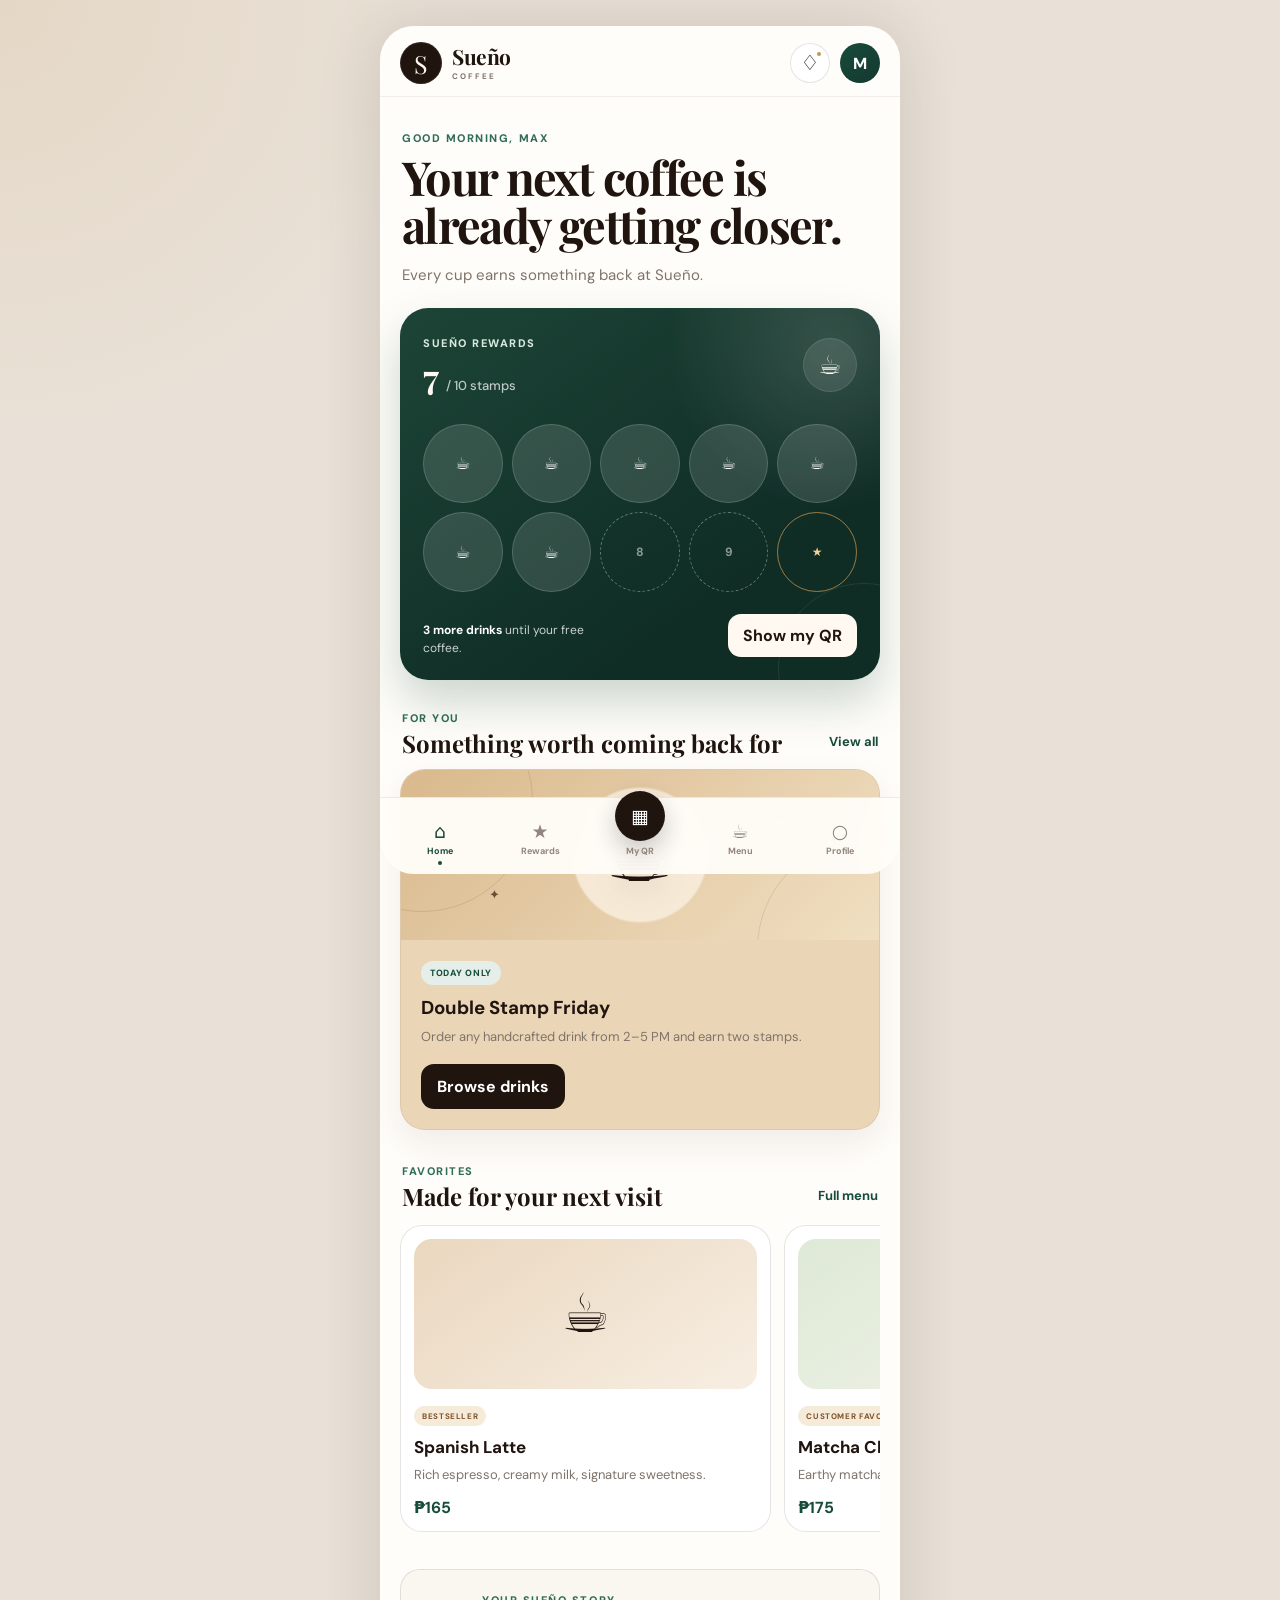
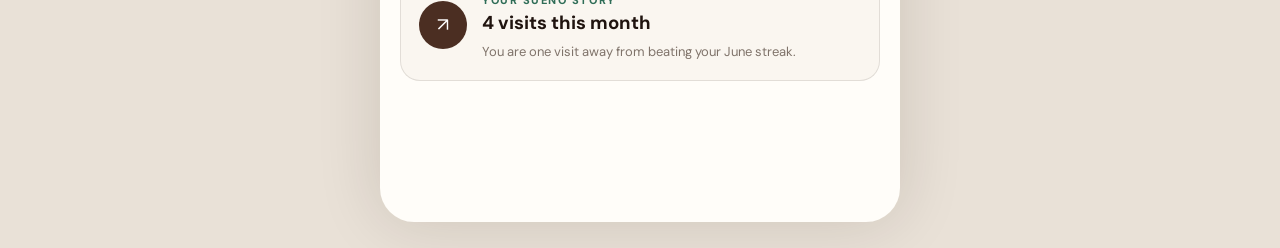
<file: index.html>
<!DOCTYPE html>
<html lang="en">
<head>
  <meta charset="UTF-8" />
  <meta name="viewport" content="width=device-width, initial-scale=1.0" />
  <meta name="theme-color" content="#20140f" />
  <title>Sueño Coffee</title>
  <meta name="description" content="Sueño Coffee digital loyalty, rewards, menu, and promotions experience." />
  <link rel="preconnect" href="https://fonts.googleapis.com" />
  <link rel="preconnect" href="https://fonts.gstatic.com" crossorigin />
  <link href="https://fonts.googleapis.com/css2?family=DM+Sans:wght@400;500;600;700&family=Playfair+Display:wght@600;700&display=swap" rel="stylesheet" />
  <link rel="stylesheet" href="styles.css" />
</head>
<body>
  <div class="app-shell">
    <header class="topbar">
      <button class="brand" data-nav="home" aria-label="Go to home">
        <span class="brand-mark">S</span>
        <span class="brand-copy">
          <strong>Sueño</strong>
          <small>COFFEE</small>
        </span>
      </button>
      <div class="top-actions">
        <button class="icon-button" id="notificationButton" aria-label="Notifications">
          <span>♢</span>
          <i class="notification-dot"></i>
        </button>
        <button class="avatar-button" data-nav="profile" aria-label="Open profile">M</button>
      </div>
    </header>

    <main>
      <section class="page active" id="home">
        <div class="hero-copy">
          <p class="eyebrow">GOOD MORNING, MAX</p>
          <h1>Your next coffee is already getting closer.</h1>
          <p>Every cup earns something back at Sueño.</p>
        </div>

        <article class="loyalty-card">
          <div class="loyalty-topline">
            <div>
              <span class="card-label">SUEÑO REWARDS</span>
              <h2>7 <small>/ 10 stamps</small></h2>
            </div>
            <div class="cup-badge">☕</div>
          </div>

          <div class="stamp-grid" aria-label="7 out of 10 loyalty stamps earned">
            <span class="stamp earned">☕</span>
            <span class="stamp earned">☕</span>
            <span class="stamp earned">☕</span>
            <span class="stamp earned">☕</span>
            <span class="stamp earned">☕</span>
            <span class="stamp earned">☕</span>
            <span class="stamp earned">☕</span>
            <span class="stamp">8</span>
            <span class="stamp">9</span>
            <span class="stamp reward">★</span>
          </div>

          <div class="loyalty-footer">
            <p><strong>3 more drinks</strong> until your free coffee.</p>
            <button class="light-button" id="showQrButton">Show my QR</button>
          </div>
        </article>

        <div class="section-heading">
          <div>
            <p class="eyebrow">FOR YOU</p>
            <h2>Something worth coming back for</h2>
          </div>
          <button class="text-button" data-nav="promos">View all</button>
        </div>

        <article class="promo-feature">
          <div class="promo-art">
            <span class="promo-cup">☕</span>
            <span class="spark spark-a">✦</span>
            <span class="spark spark-b">✦</span>
          </div>
          <div class="promo-content">
            <span class="pill">TODAY ONLY</span>
            <h3>Double Stamp Friday</h3>
            <p>Order any handcrafted drink from 2–5 PM and earn two stamps.</p>
            <button class="dark-button" data-nav="menu">Browse drinks</button>
          </div>
        </article>

        <div class="section-heading compact-heading">
          <div>
            <p class="eyebrow">FAVORITES</p>
            <h2>Made for your next visit</h2>
          </div>
          <button class="text-button" data-nav="menu">Full menu</button>
        </div>

        <div class="drink-scroll">
          <article class="drink-card">
            <div class="drink-image latte">☕</div>
            <span class="tiny-pill">BESTSELLER</span>
            <h3>Spanish Latte</h3>
            <p>Rich espresso, creamy milk, signature sweetness.</p>
            <strong>₱165</strong>
          </article>
          <article class="drink-card">
            <div class="drink-image matcha">🍵</div>
            <span class="tiny-pill">CUSTOMER FAVORITE</span>
            <h3>Matcha Cloud</h3>
            <p>Earthy matcha finished with a silky milk cloud.</p>
            <strong>₱175</strong>
          </article>
          <article class="drink-card">
            <div class="drink-image americano">☕</div>
            <span class="tiny-pill">CLASSIC</span>
            <h3>Iced Americano</h3>
            <p>Bold espresso over ice for a clean, refreshing finish.</p>
            <strong>₱125</strong>
          </article>
        </div>

        <article class="visit-card">
          <div class="visit-icon">↗</div>
          <div>
            <span class="card-label">YOUR SUEÑO STORY</span>
            <h3>4 visits this month</h3>
            <p>You are one visit away from beating your June streak.</p>
          </div>
        </article>
      </section>

      <section class="page" id="rewards">
        <div class="page-title">
          <p class="eyebrow">SUEÑO REWARDS</p>
          <h1>Every cup should bring you closer to something.</h1>
          <p>Collect stamps, unlock rewards, and make every visit count.</p>
        </div>

        <article class="reward-progress-card">
          <div class="reward-ring" aria-label="70 percent progress">
            <div class="reward-ring-inner">
              <strong>7</strong>
              <span>of 10</span>
            </div>
          </div>
          <div>
            <span class="pill">CURRENT PROGRESS</span>
            <h2>Free handcrafted drink</h2>
            <p>Just 3 more qualifying drinks to unlock your next reward.</p>
          </div>
        </article>

        <div class="section-heading">
          <div>
            <p class="eyebrow">AVAILABLE</p>
            <h2>Your rewards</h2>
          </div>
        </div>

        <article class="reward-item unlocked">
          <div class="reward-icon">+2</div>
          <div class="reward-item-copy">
            <span class="reward-status">READY TO USE</span>
            <h3>Double stamp pass</h3>
            <p>Use this on your next qualifying drink.</p>
          </div>
          <button class="small-button">Use</button>
        </article>

        <article class="reward-item">
          <div class="reward-icon muted">☕</div>
          <div class="reward-item-copy">
            <span class="reward-status muted-text">3 STAMPS AWAY</span>
            <h3>Free drink</h3>
            <p>Any handcrafted drink up to ₱190.</p>
          </div>
          <span class="lock">○</span>
        </article>

        <article class="info-card">
          <span class="info-icon">i</span>
          <div>
            <h3>How it works</h3>
            <p>Show your Sueño QR before paying. One qualifying drink earns one stamp. Special promos may earn more.</p>
          </div>
        </article>
      </section>

      <section class="page" id="menu">
        <div class="page-title menu-title">
          <p class="eyebrow">SUEÑO MENU</p>
          <h1>What are you dreaming of today?</h1>
          <p>Explore customer favorites and Sueño signatures.</p>
        </div>

        <div class="search-wrap">
          <span>⌕</span>
          <input id="menuSearch" type="search" placeholder="Search drinks" aria-label="Search menu" />
        </div>

        <div class="category-tabs" id="categoryTabs">
          <button class="category active" data-category="all">All</button>
          <button class="category" data-category="coffee">Coffee</button>
          <button class="category" data-category="non-coffee">Non-coffee</button>
          <button class="category" data-category="food">Food</button>
        </div>

        <div class="menu-list" id="menuList">
          <article class="menu-item" data-name="Spanish Latte" data-category="coffee">
            <div class="menu-thumb latte">☕</div>
            <div class="menu-copy">
              <div class="menu-row">
                <h3>Spanish Latte</h3>
                <strong>₱165</strong>
              </div>
              <p>Espresso, fresh milk, signature sweet cream.</p>
              <span class="tiny-pill">BESTSELLER</span>
            </div>
          </article>

          <article class="menu-item" data-name="Sea Salt Caramel Latte" data-category="coffee">
            <div class="menu-thumb caramel">☕</div>
            <div class="menu-copy">
              <div class="menu-row">
                <h3>Sea Salt Caramel Latte</h3>
                <strong>₱175</strong>
              </div>
              <p>Caramel espresso latte finished with a light sea-salt cream.</p>
              <span class="tiny-pill">SIGNATURE</span>
            </div>
          </article>

          <article class="menu-item" data-name="Iced Americano" data-category="coffee">
            <div class="menu-thumb americano">☕</div>
            <div class="menu-copy">
              <div class="menu-row">
                <h3>Iced Americano</h3>
                <strong>₱125</strong>
              </div>
              <p>Double espresso over chilled filtered water and ice.</p>
            </div>
          </article>

          <article class="menu-item" data-name="Matcha Cloud" data-category="non-coffee">
            <div class="menu-thumb matcha">🍵</div>
            <div class="menu-copy">
              <div class="menu-row">
                <h3>Matcha Cloud</h3>
                <strong>₱175</strong>
              </div>
              <p>Premium matcha, milk, and a smooth cloud cream finish.</p>
              <span class="tiny-pill">CUSTOMER FAVORITE</span>
            </div>
          </article>

          <article class="menu-item" data-name="Chocolate Dream" data-category="non-coffee">
            <div class="menu-thumb chocolate">🥤</div>
            <div class="menu-copy">
              <div class="menu-row">
                <h3>Chocolate Dream</h3>
                <strong>₱160</strong>
              </div>
              <p>Deep cocoa, milk, and a creamy chocolate finish.</p>
            </div>
          </article>

          <article class="menu-item" data-name="Butter Croissant" data-category="food">
            <div class="menu-thumb pastry">🥐</div>
            <div class="menu-copy">
              <div class="menu-row">
                <h3>Butter Croissant</h3>
                <strong>₱110</strong>
              </div>
              <p>Flaky, buttery pastry baked for your coffee pairing.</p>
            </div>
          </article>
        </div>

        <p class="empty-state" id="menuEmpty">No menu item matches your search.</p>
      </section>

      <section class="page" id="promos">
        <div class="page-title">
          <p class="eyebrow">MEMBER OFFERS</p>
          <h1>A little extra reason to visit Sueño.</h1>
          <p>Offers designed for members of the Sueño community.</p>
        </div>

        <article class="offer-card featured-offer">
          <div class="offer-tag">FRIDAY • 2–5 PM</div>
          <div class="offer-graphic">2×</div>
          <h2>Double Stamp Friday</h2>
          <p>Earn two stamps when you purchase any handcrafted beverage during the promo period.</p>
          <div class="offer-bottom">
            <span>Ends July 31</span>
            <button class="light-button" data-nav="menu">See menu</button>
          </div>
        </article>

        <article class="offer-card light-offer">
          <div class="offer-mini-icon">☕</div>
          <div>
            <span class="pill">MEMBER EXCLUSIVE</span>
            <h3>Bring a friend</h3>
            <p>Buy two handcrafted drinks and get ₱30 off your total bill.</p>
            <small>Valid Monday–Thursday • Dine-in only</small>
          </div>
        </article>

        <article class="offer-card light-offer">
          <div class="offer-mini-icon">✦</div>
          <div>
            <span class="pill">WELCOME TREAT</span>
            <h3>New member bonus</h3>
            <p>New Sueño Rewards members get one bonus stamp after their first qualifying purchase.</p>
            <small>Automatically applied</small>
          </div>
        </article>
      </section>

      <section class="page" id="profile">
        <div class="profile-hero">
          <div class="profile-avatar">M</div>
          <div>
            <span class="pill">SUEÑO MEMBER</span>
            <h1>Max</h1>
            <p>Member since July 2026</p>
          </div>
        </div>

        <div class="stats-grid">
          <div class="stat-card"><strong>7</strong><span>Stamps</span></div>
          <div class="stat-card"><strong>12</strong><span>Total visits</span></div>
          <div class="stat-card"><strong>2</strong><span>Rewards used</span></div>
        </div>

        <div class="section-heading">
          <div>
            <p class="eyebrow">ACCOUNT</p>
            <h2>Your Sueño</h2>
          </div>
        </div>

        <div class="settings-list">
          <button class="settings-row" id="profileQrButton">
            <span class="settings-icon">▦</span>
            <span><strong>My Sueño QR</strong><small>Show this before paying</small></span>
            <b>›</b>
          </button>
          <button class="settings-row">
            <span class="settings-icon">♡</span>
            <span><strong>Favorite drinks</strong><small>Your saved Sueño orders</small></span>
            <b>›</b>
          </button>
          <button class="settings-row">
            <span class="settings-icon">◷</span>
            <span><strong>Activity</strong><small>Visits, stamps, and rewards</small></span>
            <b>›</b>
          </button>
          <button class="settings-row">
            <span class="settings-icon">⚙</span>
            <span><strong>Preferences</strong><small>Profile and notifications</small></span>
            <b>›</b>
          </button>
        </div>

        <article class="founder-note">
          <span>☕</span>
          <p><strong>Made for the Sueño community.</strong><br />A better coffee experience before, during, and after every visit.</p>
        </article>
      </section>
    </main>

    <nav class="bottom-nav" aria-label="Primary navigation">
      <button class="nav-item active" data-nav="home"><span>⌂</span><small>Home</small></button>
      <button class="nav-item" data-nav="rewards"><span>★</span><small>Rewards</small></button>
      <button class="nav-item qr-nav" id="navQrButton"><span>▦</span><small>My QR</small></button>
      <button class="nav-item" data-nav="menu"><span>☕</span><small>Menu</small></button>
      <button class="nav-item" data-nav="profile"><span>○</span><small>Profile</small></button>
    </nav>
  </div>

  <div class="modal-backdrop" id="qrModal" aria-hidden="true">
    <div class="qr-modal" role="dialog" aria-modal="true" aria-labelledby="qrTitle">
      <button class="modal-close" id="closeQrButton" aria-label="Close QR">×</button>
      <span class="pill">SUEÑO REWARDS</span>
      <h2 id="qrTitle">Your member QR</h2>
      <p>Show this at the counter before you pay.</p>
      <div class="fake-qr" aria-label="Demo QR code">
        <div class="qr-grid" id="qrGrid"></div>
      </div>
      <strong class="member-code">SUENO • 004827</strong>
      <div class="qr-points"><span>Current progress</span><strong>7 / 10 stamps</strong></div>
      <small class="demo-note">Demo customer profile for presentation purposes.</small>
    </div>
  </div>

  <div class="toast" id="toast">You have 1 new Sueño offer.</div>

  <script src="script.js"></script>
</body>
</html>
</file>
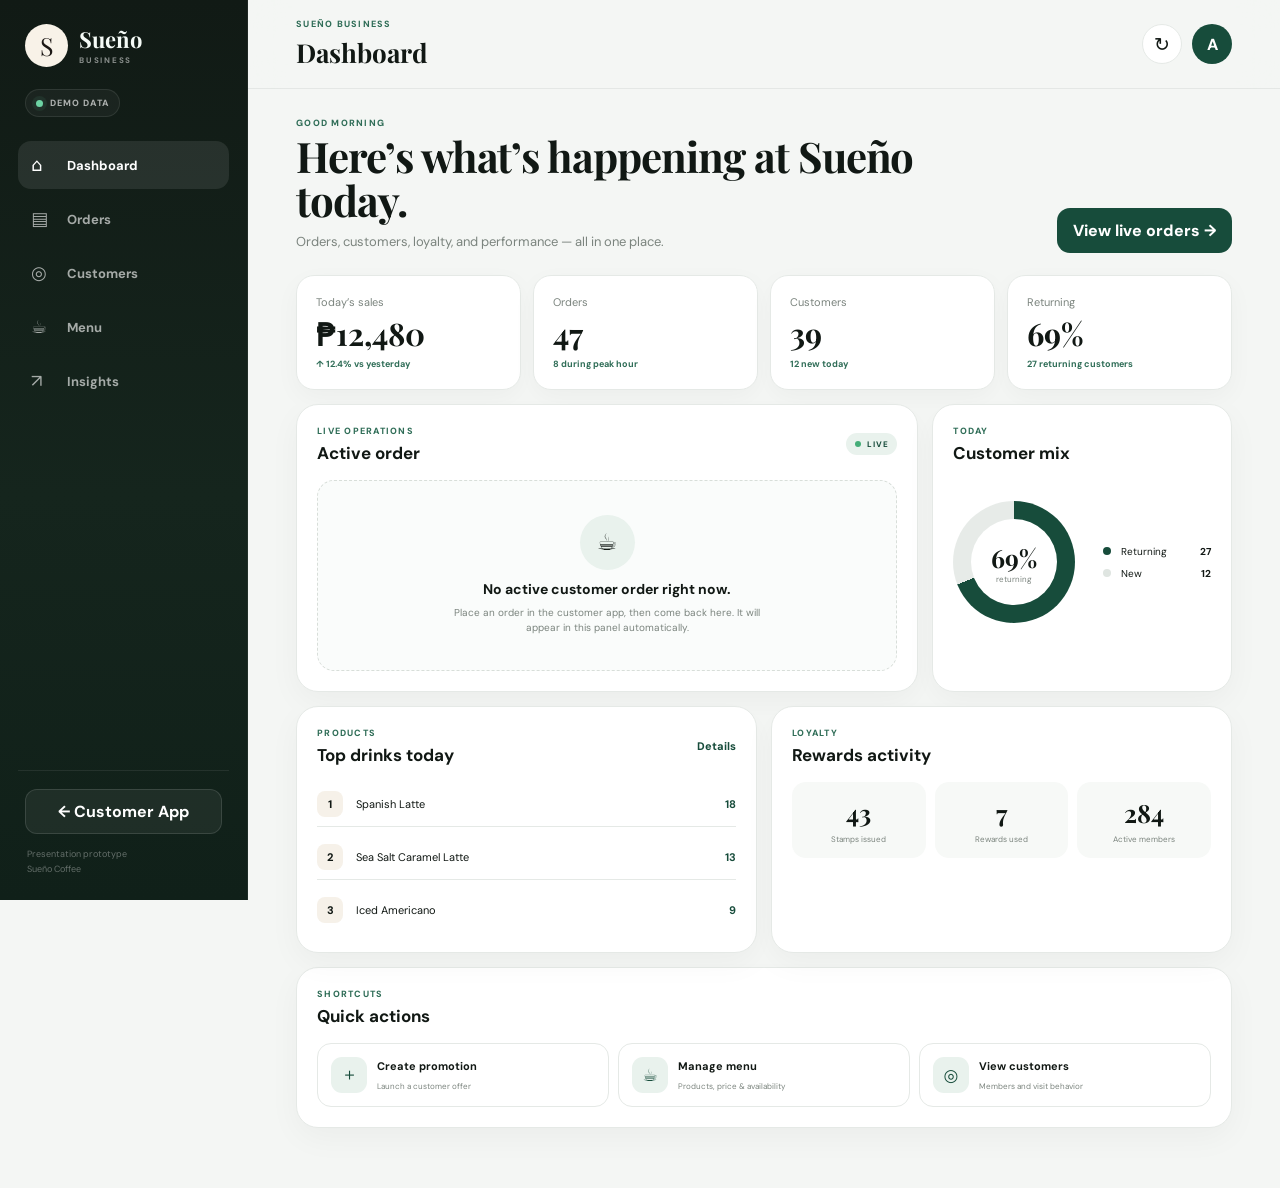
<file: admin.html>
<!DOCTYPE html>
<html lang="en">
<head>
  <meta charset="UTF-8" />
  <meta name="viewport" content="width=device-width, initial-scale=1.0" />
  <meta name="theme-color" content="#101713" />
  <title>Sueño Admin</title>
  <meta name="description" content="Sueño Coffee business control center demo." />
  <link rel="preconnect" href="https://fonts.googleapis.com" />
  <link rel="preconnect" href="https://fonts.gstatic.com" crossorigin />
  <link href="https://fonts.googleapis.com/css2?family=DM+Sans:wght@400;500;600;700;800&family=Playfair+Display:wght@600;700&display=swap" rel="stylesheet" />
  <link rel="stylesheet" href="admin.css" />
</head>
<body>
  <div class="admin-app">
    <aside class="sidebar">
      <div class="admin-brand">
        <span class="admin-brand-mark">S</span>
        <span><strong>Sueño</strong><small>BUSINESS</small></span>
      </div>

      <div class="demo-chip"><i></i> DEMO DATA</div>

      <nav class="side-nav" aria-label="Admin navigation">
        <button class="admin-nav active" data-admin-nav="dashboard"><span>⌂</span><b>Dashboard</b></button>
        <button class="admin-nav" data-admin-nav="orders"><span>▤</span><b>Orders</b><em id="sideOrderBadge">0</em></button>
        <button class="admin-nav" data-admin-nav="customers"><span>◎</span><b>Customers</b></button>
        <button class="admin-nav" data-admin-nav="menu-admin"><span>☕</span><b>Menu</b></button>
        <button class="admin-nav" data-admin-nav="insights"><span>↗</span><b>Insights</b></button>
      </nav>

      <div class="sidebar-footer">
        <button id="returnCustomerButton" class="return-customer">← Customer App</button>
        <p>Presentation prototype<br />Sueño Coffee</p>
      </div>
    </aside>

    <div class="admin-main">
      <header class="admin-topbar">
        <div>
          <p class="admin-kicker" id="topbarKicker">SUEÑO BUSINESS</p>
          <h1 id="topbarTitle">Dashboard</h1>
        </div>
        <div class="topbar-actions">
          <button class="refresh-button" id="refreshAdminButton" title="Refresh demo data">↻</button>
          <div class="admin-avatar">A</div>
        </div>
      </header>

      <main class="admin-content">
        <section class="admin-page active" id="dashboard">
          <div class="welcome-row">
            <div>
              <p class="eyebrow">GOOD MORNING</p>
              <h2>Here’s what’s happening at Sueño today.</h2>
              <p>Orders, customers, loyalty, and performance — all in one place.</p>
            </div>
            <button class="primary-action" data-admin-nav="orders">View live orders →</button>
          </div>

          <div class="metric-grid">
            <article class="metric-card"><span>Today’s sales</span><strong>₱12,480</strong><small>↑ 12.4% vs yesterday</small></article>
            <article class="metric-card"><span>Orders</span><strong>47</strong><small>8 during peak hour</small></article>
            <article class="metric-card"><span>Customers</span><strong>39</strong><small>12 new today</small></article>
            <article class="metric-card"><span>Returning</span><strong>69%</strong><small>27 returning customers</small></article>
          </div>

          <div class="dashboard-grid">
            <section class="panel live-panel">
              <div class="panel-heading">
                <div><p class="eyebrow">LIVE OPERATIONS</p><h3>Active order</h3></div>
                <span class="live-dot"><i></i> LIVE</span>
              </div>
              <div id="dashboardActiveOrder"></div>
            </section>

            <section class="panel">
              <div class="panel-heading"><div><p class="eyebrow">TODAY</p><h3>Customer mix</h3></div></div>
              <div class="customer-mix">
                <div class="mix-ring"><div><strong>69%</strong><span>returning</span></div></div>
                <div class="mix-legend">
                  <p><i class="returning"></i><span>Returning</span><strong>27</strong></p>
                  <p><i class="new"></i><span>New</span><strong>12</strong></p>
                </div>
              </div>
            </section>
          </div>

          <div class="dashboard-grid lower-grid">
            <section class="panel">
              <div class="panel-heading"><div><p class="eyebrow">PRODUCTS</p><h3>Top drinks today</h3></div><button class="panel-link" data-admin-nav="insights">Details</button></div>
              <div class="ranking-list">
                <div><span class="rank">1</span><span>Spanish Latte</span><strong>18</strong></div>
                <div><span class="rank">2</span><span>Sea Salt Caramel Latte</span><strong>13</strong></div>
                <div><span class="rank">3</span><span>Iced Americano</span><strong>9</strong></div>
              </div>
            </section>

            <section class="panel">
              <div class="panel-heading"><div><p class="eyebrow">LOYALTY</p><h3>Rewards activity</h3></div></div>
              <div class="mini-stat-grid">
                <div><strong>43</strong><span>Stamps issued</span></div>
                <div><strong>7</strong><span>Rewards used</span></div>
                <div><strong>284</strong><span>Active members</span></div>
              </div>
            </section>
          </div>

          <section class="quick-actions panel">
            <div class="panel-heading"><div><p class="eyebrow">SHORTCUTS</p><h3>Quick actions</h3></div></div>
            <div class="quick-grid">
              <button data-demo-action="promotion"><span>＋</span><b>Create promotion</b><small>Launch a customer offer</small></button>
              <button data-admin-nav="menu-admin"><span>☕</span><b>Manage menu</b><small>Products, price & availability</small></button>
              <button data-admin-nav="customers"><span>◎</span><b>View customers</b><small>Members and visit behavior</small></button>
            </div>
          </section>
        </section>

        <section class="admin-page" id="orders">
          <div class="page-intro">
            <div><p class="eyebrow">ORDER CONTROL</p><h2>Live orders</h2><p>Accept, prepare, and complete customer orders from one queue.</p></div>
            <span class="demo-note">Customer app and admin demo share the same local order.</span>
          </div>
          <div class="order-tabs">
            <button class="order-tab active">Active <span id="activeOrderCount">0</span></button>
            <button class="order-tab">Completed <span>24</span></button>
          </div>
          <div id="ordersActiveOrder"></div>
          <div class="sample-completed">
            <div class="section-label">RECENTLY COMPLETED</div>
            <article class="completed-row"><span class="completed-icon">✓</span><div><strong>#SUE-3814</strong><small>2 items • Pickup • 9:42 AM</small></div><b>₱350</b></article>
            <article class="completed-row"><span class="completed-icon">✓</span><div><strong>#SUE-3789</strong><small>1 item • Dine-in • 9:31 AM</small></div><b>₱165</b></article>
            <article class="completed-row"><span class="completed-icon">✓</span><div><strong>#SUE-3741</strong><small>3 items • Pickup • 9:18 AM</small></div><b>₱485</b></article>
          </div>
        </section>

        <section class="admin-page" id="customers">
          <div class="page-intro">
            <div><p class="eyebrow">CUSTOMER INTELLIGENCE</p><h2>Know your regulars.</h2><p>See who comes back, what they love, and how valuable the relationship becomes over time.</p></div>
          </div>
          <div class="metric-grid compact-metrics">
            <article class="metric-card"><span>Total members</span><strong>1,284</strong><small>+126 this month</small></article>
            <article class="metric-card"><span>Returning</span><strong>684</strong><small>53% of members</small></article>
            <article class="metric-card"><span>Inactive 30+ days</span><strong>203</strong><small>Re-engagement opportunity</small></article>
            <article class="metric-card"><span>Avg. visits/member</span><strong>4.8</strong><small>This quarter</small></article>
          </div>
          <section class="panel customer-table-panel">
            <div class="panel-heading"><div><p class="eyebrow">MEMBERS</p><h3>Customer database</h3></div><input id="customerSearch" class="admin-search" type="search" placeholder="Search customers" /></div>
            <div class="customer-table" id="customerTable"></div>
          </section>
        </section>

        <section class="admin-page" id="menu-admin">
          <div class="page-intro">
            <div><p class="eyebrow">CATALOG CONTROL</p><h2>Menu management</h2><p>Control prices and availability without changing the customer-facing design.</p></div>
            <button class="primary-action" data-demo-action="add-product">＋ Add product</button>
          </div>
          <section class="panel menu-admin-panel">
            <div class="menu-admin-header"><span>PRODUCT</span><span>PRICE</span><span>STATUS</span><span></span></div>
            <div id="adminMenuList"></div>
          </section>
        </section>

        <section class="admin-page" id="insights">
          <div class="page-intro">
            <div><p class="eyebrow">BUSINESS INTELLIGENCE</p><h2>Turn activity into decisions.</h2><p>See what customers buy, when they return, and where promotions can create growth.</p></div>
          </div>
          <div class="insight-grid">
            <section class="panel insight-hero">
              <div class="panel-heading"><div><p class="eyebrow">7-DAY SALES</p><h3>Revenue trend</h3></div><strong>₱78,940</strong></div>
              <div class="bar-chart" aria-label="Demo seven day sales chart">
                <div style="--h:58%"><span>Mon</span></div><div style="--h:72%"><span>Tue</span></div><div style="--h:64%"><span>Wed</span></div><div style="--h:81%"><span>Thu</span></div><div style="--h:100%"><span>Fri</span></div><div style="--h:92%"><span>Sat</span></div><div style="--h:76%"><span>Sun</span></div>
              </div>
            </section>
            <section class="panel insight-callout">
              <span class="insight-icon">↘</span>
              <p class="eyebrow">OPPORTUNITY</p>
              <h3>Tuesday, 2–5 PM is your slowest period.</h3>
              <p>Launch a double-stamp offer during this window and measure whether customer traffic improves.</p>
              <button class="primary-action" data-demo-action="promotion">Create Tuesday promo →</button>
            </section>
          </div>
          <div class="dashboard-grid lower-grid">
            <section class="panel"><div class="panel-heading"><div><p class="eyebrow">CUSTOMERS</p><h3>Retention snapshot</h3></div></div><div class="big-insight"><strong>69%</strong><span>of today’s customers have visited Sueño before.</span></div></section>
            <section class="panel"><div class="panel-heading"><div><p class="eyebrow">BASKET</p><h3>Average order</h3></div></div><div class="big-insight"><strong>₱266</strong><span>Average customer order value today.</span></div></section>
          </div>
        </section>
      </main>

      <nav class="mobile-admin-nav" aria-label="Mobile admin navigation">
        <button class="admin-nav active" data-admin-nav="dashboard"><span>⌂</span><small>Home</small></button>
        <button class="admin-nav" data-admin-nav="orders"><span>▤</span><small>Orders</small><em id="mobileOrderBadge">0</em></button>
        <button class="admin-nav" data-admin-nav="customers"><span>◎</span><small>Customers</small></button>
        <button class="admin-nav" data-admin-nav="menu-admin"><span>☕</span><small>Menu</small></button>
        <button class="admin-nav" data-admin-nav="insights"><span>↗</span><small>Insights</small></button>
      </nav>
    </div>
  </div>

  <div class="admin-toast" id="adminToast">Demo updated.</div>
  <script src="admin.js"></script>
</body>
</html>
</file>
<file: styles.css>
:root {
  --espresso: #20140f;
  --coffee: #4b2e22;
  --coffee-2: #6f4a37;
  --cream: #f7f1e8;
  --cream-2: #eee3d5;
  --paper: #fffdf9;
  --green: #174c3b;
  --green-2: #2f6d57;
  --gold: #c7954f;
  --muted: #7f736a;
  --line: rgba(32, 20, 15, 0.11);
  --shadow: 0 20px 55px rgba(59, 37, 27, 0.12);
  --radius: 24px;
}

* {
  box-sizing: border-box;
}

html {
  background: #e9e1d7;
  scroll-behavior: smooth;
}

body {
  margin: 0;
  min-height: 100vh;
  color: var(--espresso);
  background:
    radial-gradient(circle at top left, rgba(199, 149, 79, 0.13), transparent 28rem),
    #e9e1d7;
  font-family: "DM Sans", system-ui, -apple-system, BlinkMacSystemFont, "Segoe UI", sans-serif;
}

button,
input {
  font: inherit;
}

button {
  color: inherit;
}

button:focus-visible,
input:focus-visible {
  outline: 3px solid rgba(23, 76, 59, 0.22);
  outline-offset: 2px;
}

.app-shell {
  width: min(100%, 520px);
  min-height: 100vh;
  margin: 0 auto;
  background: var(--paper);
  box-shadow: 0 0 65px rgba(37, 22, 15, 0.14);
  position: relative;
  overflow-x: hidden;
}

.topbar {
  position: sticky;
  top: 0;
  z-index: 20;
  display: flex;
  align-items: center;
  justify-content: space-between;
  gap: 16px;
  padding: 16px 20px 12px;
  background: rgba(255, 253, 249, 0.93);
  backdrop-filter: blur(18px);
  border-bottom: 1px solid rgba(32, 20, 15, 0.06);
}

.brand {
  display: flex;
  align-items: center;
  gap: 10px;
  padding: 0;
  border: 0;
  background: transparent;
  cursor: pointer;
  text-align: left;
}

.brand-mark {
  width: 42px;
  height: 42px;
  display: grid;
  place-items: center;
  border-radius: 50%;
  background: var(--espresso);
  color: #fff9ef;
  font-family: "Playfair Display", serif;
  font-size: 25px;
  box-shadow: inset 0 0 0 1px rgba(255,255,255,.08);
}

.brand-copy {
  display: flex;
  flex-direction: column;
  line-height: 1;
}

.brand-copy strong {
  font-family: "Playfair Display", serif;
  font-size: 21px;
  letter-spacing: -0.02em;
}

.brand-copy small {
  margin-top: 5px;
  font-size: 8px;
  letter-spacing: .26em;
  color: var(--muted);
  font-weight: 700;
}

.top-actions {
  display: flex;
  align-items: center;
  gap: 10px;
}

.icon-button,
.avatar-button {
  position: relative;
  width: 40px;
  height: 40px;
  border-radius: 50%;
  border: 1px solid var(--line);
  background: #fff;
  cursor: pointer;
}

.icon-button {
  font-size: 21px;
  display: grid;
  place-items: center;
}

.avatar-button {
  border: 0;
  color: white;
  background: linear-gradient(145deg, var(--green), #15382f);
  font-weight: 800;
}

.notification-dot {
  position: absolute;
  top: 6px;
  right: 6px;
  width: 8px;
  height: 8px;
  border-radius: 50%;
  background: var(--gold);
  border: 2px solid #fff;
}

main {
  padding-bottom: 105px;
}

.page {
  display: none;
  padding: 24px 20px 36px;
  animation: fadeUp .28s ease both;
}

.page.active {
  display: block;
}

@keyframes fadeUp {
  from { opacity: 0; transform: translateY(8px); }
  to { opacity: 1; transform: translateY(0); }
}

.hero-copy,
.page-title {
  padding: 10px 2px 20px;
}

.eyebrow,
.card-label,
.reward-status {
  margin: 0 0 8px;
  color: var(--green-2);
  font-size: 11px;
  font-weight: 800;
  letter-spacing: .14em;
}

.hero-copy h1,
.page-title h1,
.profile-hero h1 {
  margin: 0;
  font-family: "Playfair Display", serif;
  font-size: clamp(34px, 9vw, 47px);
  line-height: 1.03;
  letter-spacing: -0.035em;
}

.hero-copy > p:last-child,
.page-title > p:last-child {
  margin: 13px 0 0;
  color: var(--muted);
  font-size: 15px;
  line-height: 1.65;
}

.loyalty-card {
  position: relative;
  overflow: hidden;
  padding: 23px;
  color: #fffaf3;
  border-radius: 28px;
  background:
    radial-gradient(circle at 90% 10%, rgba(255,255,255,.14), transparent 30%),
    linear-gradient(145deg, #1d4437, #0f2d25 72%);
  box-shadow: 0 22px 45px rgba(23, 76, 59, .22);
}

.loyalty-card::after {
  content: "";
  position: absolute;
  width: 170px;
  height: 170px;
  border: 1px solid rgba(255,255,255,.08);
  border-radius: 50%;
  right: -70px;
  bottom: -75px;
}

.loyalty-topline,
.loyalty-footer,
.offer-bottom,
.menu-row {
  display: flex;
  align-items: center;
  justify-content: space-between;
  gap: 14px;
}

.loyalty-card .card-label {
  color: #d8e9df;
}

.loyalty-card h2 {
  margin: 0;
  font-family: "Playfair Display", serif;
  font-size: 35px;
}

.loyalty-card h2 small {
  font-family: "DM Sans", sans-serif;
  font-size: 13px;
  font-weight: 500;
  color: rgba(255,255,255,.72);
}

.cup-badge {
  width: 54px;
  height: 54px;
  display: grid;
  place-items: center;
  border-radius: 50%;
  background: rgba(255,255,255,.1);
  border: 1px solid rgba(255,255,255,.1);
  font-size: 26px;
}

.stamp-grid {
  display: grid;
  grid-template-columns: repeat(5, 1fr);
  gap: 9px;
  margin: 25px 0 22px;
}

.stamp {
  aspect-ratio: 1;
  display: grid;
  place-items: center;
  border-radius: 50%;
  border: 1px dashed rgba(255,255,255,.35);
  color: rgba(255,255,255,.5);
  font-size: 12px;
  font-weight: 800;
}

.stamp.earned {
  border-style: solid;
  border-color: rgba(255,255,255,.16);
  background: rgba(255,255,255,.13);
  color: #fff;
  font-size: 17px;
}

.stamp.reward {
  border-style: solid;
  border-color: rgba(199,149,79,.75);
  color: #f4ce94;
}

.loyalty-footer {
  align-items: end;
  position: relative;
  z-index: 2;
}

.loyalty-footer p {
  max-width: 185px;
  margin: 0;
  color: rgba(255,255,255,.78);
  font-size: 12px;
  line-height: 1.5;
}

.loyalty-footer p strong {
  color: #fff;
}

.light-button,
.dark-button,
.small-button,
.text-button {
  border: 0;
  cursor: pointer;
  font-weight: 700;
}

.light-button {
  padding: 11px 15px;
  border-radius: 13px;
  background: #fff9f1;
  color: var(--espresso);
  white-space: nowrap;
}

.dark-button {
  padding: 12px 16px;
  border-radius: 13px;
  background: var(--espresso);
  color: white;
}

.small-button {
  padding: 9px 14px;
  border-radius: 999px;
  background: var(--green);
  color: #fff;
}

.text-button {
  padding: 6px 0;
  background: transparent;
  color: var(--green);
  font-size: 13px;
}

.section-heading {
  display: flex;
  align-items: end;
  justify-content: space-between;
  gap: 16px;
  padding: 31px 2px 13px;
}

.compact-heading {
  padding-top: 34px;
}

.section-heading h2 {
  margin: 0;
  font-family: "Playfair Display", serif;
  font-size: 24px;
  line-height: 1.1;
}

.section-heading .eyebrow {
  margin-bottom: 5px;
}

.promo-feature {
  overflow: hidden;
  border-radius: 25px;
  background: #ead6b7;
  border: 1px solid rgba(75, 46, 34, .08);
  box-shadow: 0 14px 34px rgba(67, 44, 32, .08);
}

.promo-art {
  height: 170px;
  display: grid;
  place-items: center;
  position: relative;
  overflow: hidden;
  background:
    radial-gradient(circle at center, #f6ead7 0 26%, transparent 27%),
    linear-gradient(135deg, #d9b98c, #f0dfc2);
}

.promo-art::before,
.promo-art::after {
  content: "";
  position: absolute;
  width: 220px;
  height: 220px;
  border-radius: 50%;
  border: 1px solid rgba(75,46,34,.12);
}

.promo-art::before { left: -90px; top: -80px; }
.promo-art::after { right: -100px; bottom: -120px; }

.promo-cup {
  position: relative;
  z-index: 2;
  font-size: 76px;
  filter: drop-shadow(0 10px 12px rgba(63,40,28,.14));
}

.spark {
  position: absolute;
  color: var(--coffee-2);
  font-size: 19px;
}

.spark-a { top: 35px; right: 90px; }
.spark-b { bottom: 37px; left: 88px; font-size: 13px; }

.promo-content {
  padding: 20px;
}

.pill,
.tiny-pill {
  display: inline-flex;
  align-items: center;
  width: fit-content;
  border-radius: 999px;
  font-weight: 800;
  letter-spacing: .08em;
}

.pill {
  padding: 6px 9px;
  font-size: 9px;
  color: var(--green);
  background: #e5eee8;
}

.tiny-pill {
  padding: 5px 8px;
  font-size: 8px;
  color: #80562e;
  background: #f6ead9;
}

.promo-content h3,
.drink-card h3,
.reward-item h3,
.info-card h3,
.offer-card h3,
.menu-item h3,
.visit-card h3 {
  margin: 10px 0 7px;
}

.promo-content p,
.drink-card p,
.reward-item p,
.info-card p,
.offer-card p,
.menu-item p,
.visit-card p {
  margin: 0;
  color: var(--muted);
  font-size: 13px;
  line-height: 1.55;
}

.promo-content .dark-button {
  margin-top: 17px;
}

.drink-scroll {
  display: grid;
  grid-auto-flow: column;
  grid-auto-columns: 78%;
  gap: 13px;
  overflow-x: auto;
  padding: 2px 2px 12px;
  scroll-snap-type: x mandatory;
  scrollbar-width: none;
}

.drink-scroll::-webkit-scrollbar {
  display: none;
}

.drink-card {
  scroll-snap-align: start;
  border: 1px solid var(--line);
  border-radius: 22px;
  padding: 13px;
  background: #fff;
}

.drink-image,
.menu-thumb {
  display: grid;
  place-items: center;
  border-radius: 18px;
  background: linear-gradient(145deg, #ead7bf, #f7eee2);
  font-size: 54px;
}

.drink-image {
  height: 150px;
  margin-bottom: 14px;
}

.drink-card h3 {
  font-size: 17px;
}

.drink-card strong {
  display: block;
  margin-top: 12px;
  color: var(--green);
}

.matcha { background: linear-gradient(145deg, #dfe9d7, #f0f4e9); }
.americano { background: linear-gradient(145deg, #d8c3ae, #eee1d4); }
.caramel { background: linear-gradient(145deg, #e6cda9, #f5ead9); }
.chocolate { background: linear-gradient(145deg, #d5beb2, #eadbd4); }
.pastry { background: linear-gradient(145deg, #f0d6aa, #fbefe0); }

.visit-card {
  display: flex;
  gap: 15px;
  align-items: center;
  margin-top: 25px;
  padding: 18px;
  border: 1px solid var(--line);
  border-radius: 20px;
  background: #faf6f0;
}

.visit-icon,
.info-icon,
.offer-mini-icon,
.settings-icon {
  flex: 0 0 auto;
  display: grid;
  place-items: center;
}

.visit-icon {
  width: 48px;
  height: 48px;
  border-radius: 50%;
  color: white;
  background: var(--coffee);
  font-size: 19px;
}

.visit-card h3 {
  margin-top: 1px;
}

.reward-progress-card {
  display: grid;
  grid-template-columns: auto 1fr;
  gap: 21px;
  align-items: center;
  padding: 21px;
  border-radius: 24px;
  background: var(--cream);
  border: 1px solid rgba(75,46,34,.08);
}

.reward-ring {
  width: 112px;
  height: 112px;
  padding: 10px;
  border-radius: 50%;
  background: conic-gradient(var(--green) 0 70%, #d9d4c9 70% 100%);
}

.reward-ring-inner {
  width: 100%;
  height: 100%;
  display: grid;
  place-content: center;
  text-align: center;
  border-radius: 50%;
  background: var(--paper);
}

.reward-ring-inner strong {
  font-family: "Playfair Display", serif;
  font-size: 34px;
  line-height: 1;
}

.reward-ring-inner span {
  margin-top: 4px;
  font-size: 11px;
  color: var(--muted);
}

.reward-progress-card h2 {
  margin: 8px 0 7px;
  font-family: "Playfair Display", serif;
  font-size: 22px;
}

.reward-progress-card p {
  margin: 0;
  color: var(--muted);
  font-size: 12px;
  line-height: 1.5;
}

.reward-item {
  display: grid;
  grid-template-columns: auto 1fr auto;
  align-items: center;
  gap: 14px;
  padding: 16px;
  margin-bottom: 10px;
  border: 1px solid var(--line);
  border-radius: 19px;
  background: #fff;
}

.reward-item.unlocked {
  border-color: rgba(23,76,59,.18);
  background: #f8fbf9;
}

.reward-icon {
  width: 49px;
  height: 49px;
  display: grid;
  place-items: center;
  border-radius: 15px;
  background: var(--green);
  color: #fff;
  font-weight: 800;
}

.reward-icon.muted {
  background: #eee8df;
  color: #776b62;
}

.reward-item h3 {
  margin-top: 2px;
}

.reward-status {
  margin: 0;
  font-size: 8px;
}

.muted-text {
  color: #92877f;
}

.lock {
  color: #91857c;
  font-size: 20px;
}

.info-card {
  display: flex;
  align-items: flex-start;
  gap: 13px;
  margin-top: 22px;
  padding: 18px;
  border-radius: 18px;
  background: #f2ede5;
}

.info-icon {
  width: 31px;
  height: 31px;
  border-radius: 50%;
  background: var(--coffee);
  color: #fff;
  font-family: serif;
  font-weight: 700;
}

.info-card h3 {
  margin-top: 0;
}

.menu-title {
  padding-bottom: 16px;
}

.search-wrap {
  display: flex;
  align-items: center;
  gap: 10px;
  padding: 0 14px;
  border: 1px solid var(--line);
  border-radius: 15px;
  background: #fff;
}

.search-wrap span {
  color: var(--muted);
  font-size: 22px;
}

.search-wrap input {
  width: 100%;
  padding: 14px 0;
  border: 0;
  outline: none;
  background: transparent;
  color: var(--espresso);
}

.category-tabs {
  display: flex;
  gap: 8px;
  overflow-x: auto;
  padding: 16px 0;
  scrollbar-width: none;
}

.category-tabs::-webkit-scrollbar { display: none; }

.category {
  flex: 0 0 auto;
  padding: 9px 14px;
  border-radius: 999px;
  border: 1px solid var(--line);
  background: #fff;
  color: var(--muted);
  cursor: pointer;
  font-size: 12px;
  font-weight: 700;
}

.category.active {
  background: var(--espresso);
  border-color: var(--espresso);
  color: #fff;
}

.menu-list {
  display: grid;
  gap: 10px;
}

.menu-item {
  display: grid;
  grid-template-columns: 100px 1fr;
  gap: 14px;
  padding: 12px;
  border: 1px solid var(--line);
  border-radius: 20px;
  background: #fff;
}

.menu-item[hidden] {
  display: none;
}

.menu-thumb {
  min-height: 112px;
  font-size: 38px;
}

.menu-copy {
  min-width: 0;
}

.menu-row {
  align-items: start;
}

.menu-row h3 {
  margin-top: 4px;
  font-size: 15px;
  line-height: 1.2;
}

.menu-row strong {
  padding-top: 4px;
  color: var(--green);
  font-size: 13px;
  white-space: nowrap;
}

.menu-copy .tiny-pill {
  margin-top: 10px;
}

.empty-state {
  display: none;
  padding: 30px 0;
  text-align: center;
  color: var(--muted);
  font-size: 13px;
}

.offer-card {
  margin-bottom: 13px;
  border-radius: 24px;
}

.featured-offer {
  position: relative;
  overflow: hidden;
  padding: 24px;
  color: #fff;
  background:
    radial-gradient(circle at 88% 20%, rgba(255,255,255,.13), transparent 28%),
    linear-gradient(145deg, #4b2e22, #231610);
  box-shadow: var(--shadow);
}

.offer-tag {
  display: inline-flex;
  padding: 6px 9px;
  border-radius: 999px;
  background: rgba(255,255,255,.12);
  color: rgba(255,255,255,.82);
  font-size: 9px;
  font-weight: 800;
  letter-spacing: .11em;
}

.offer-graphic {
  width: 84px;
  height: 84px;
  display: grid;
  place-items: center;
  margin: 29px 0 22px;
  border: 1px solid rgba(255,255,255,.13);
  border-radius: 50%;
  background: rgba(255,255,255,.08);
  font-family: "Playfair Display", serif;
  font-size: 37px;
}

.featured-offer h2 {
  margin: 0 0 9px;
  font-family: "Playfair Display", serif;
  font-size: 30px;
}

.featured-offer p {
  color: rgba(255,255,255,.72);
}

.offer-bottom {
  margin-top: 22px;
}

.offer-bottom span {
  color: rgba(255,255,255,.5);
  font-size: 11px;
}

.light-offer {
  display: grid;
  grid-template-columns: auto 1fr;
  gap: 15px;
  align-items: start;
  padding: 18px;
  border: 1px solid var(--line);
  background: #fff;
}

.offer-mini-icon {
  width: 49px;
  height: 49px;
  border-radius: 16px;
  background: var(--cream);
  font-size: 21px;
}

.light-offer h3 {
  font-size: 18px;
}

.light-offer small {
  display: block;
  margin-top: 9px;
  color: #9a8f87;
  font-size: 10px;
}

.profile-hero {
  display: flex;
  align-items: center;
  gap: 17px;
  padding: 19px 0 21px;
}

.profile-avatar {
  width: 82px;
  height: 82px;
  flex: 0 0 auto;
  display: grid;
  place-items: center;
  border-radius: 50%;
  background: linear-gradient(145deg, var(--green), #102f27);
  color: #fff;
  font-family: "Playfair Display", serif;
  font-size: 35px;
}

.profile-hero h1 {
  margin-top: 5px;
  font-size: 37px;
}

.profile-hero p {
  margin: 5px 0 0;
  color: var(--muted);
  font-size: 12px;
}

.stats-grid {
  display: grid;
  grid-template-columns: repeat(3, 1fr);
  gap: 9px;
}

.stat-card {
  padding: 15px 10px;
  border: 1px solid var(--line);
  border-radius: 17px;
  text-align: center;
  background: #fff;
}

.stat-card strong {
  display: block;
  font-family: "Playfair Display", serif;
  font-size: 25px;
}

.stat-card span {
  display: block;
  margin-top: 4px;
  color: var(--muted);
  font-size: 9px;
}

.settings-list {
  overflow: hidden;
  border: 1px solid var(--line);
  border-radius: 21px;
  background: #fff;
}

.settings-row {
  width: 100%;
  display: grid;
  grid-template-columns: auto 1fr auto;
  align-items: center;
  gap: 12px;
  padding: 15px;
  border: 0;
  border-bottom: 1px solid var(--line);
  background: transparent;
  text-align: left;
  cursor: pointer;
}

.settings-row:last-child {
  border-bottom: 0;
}

.settings-icon {
  width: 39px;
  height: 39px;
  border-radius: 12px;
  background: var(--cream);
  font-size: 17px;
}

.settings-row span:nth-child(2) {
  min-width: 0;
}

.settings-row strong,
.settings-row small {
  display: block;
}

.settings-row strong {
  font-size: 13px;
}

.settings-row small {
  margin-top: 4px;
  color: var(--muted);
  font-size: 10px;
}

.settings-row b {
  color: #a3978e;
  font-size: 24px;
  font-weight: 400;
}

.founder-note {
  display: flex;
  gap: 12px;
  margin-top: 18px;
  padding: 17px;
  border-radius: 18px;
  background: var(--cream);
}

.founder-note p {
  margin: 0;
  color: var(--muted);
  font-size: 11px;
  line-height: 1.6;
}

.founder-note strong {
  color: var(--espresso);
}

.bottom-nav {
  position: fixed;
  left: 50%;
  bottom: 0;
  z-index: 30;
  width: min(100%, 520px);
  transform: translateX(-50%);
  display: grid;
  grid-template-columns: repeat(5, 1fr);
  align-items: end;
  padding: 9px 10px max(9px, env(safe-area-inset-bottom));
  border-top: 1px solid rgba(32,20,15,.08);
  background: rgba(255,253,249,.95);
  backdrop-filter: blur(18px);
}

.nav-item {
  position: relative;
  display: flex;
  flex-direction: column;
  align-items: center;
  gap: 4px;
  padding: 8px 4px;
  border: 0;
  background: transparent;
  color: #91857c;
  cursor: pointer;
}

.nav-item span {
  font-size: 19px;
  line-height: 1;
}

.nav-item small {
  font-size: 9px;
  font-weight: 700;
}

.nav-item.active {
  color: var(--green);
}

.nav-item.active::after {
  content: "";
  position: absolute;
  bottom: 0;
  width: 4px;
  height: 4px;
  border-radius: 50%;
  background: var(--green);
}

.qr-nav {
  margin-top: -24px;
}

.qr-nav span {
  width: 50px;
  height: 50px;
  display: grid;
  place-items: center;
  border-radius: 50%;
  background: var(--espresso);
  color: #fff;
  box-shadow: 0 10px 24px rgba(32,20,15,.24);
}

.modal-backdrop {
  position: fixed;
  inset: 0;
  z-index: 100;
  display: grid;
  place-items: center;
  padding: 20px;
  background: rgba(24, 16, 12, .55);
  backdrop-filter: blur(8px);
  opacity: 0;
  pointer-events: none;
  transition: opacity .2s ease;
}

.modal-backdrop.open {
  opacity: 1;
  pointer-events: auto;
}

.qr-modal {
  width: min(100%, 390px);
  position: relative;
  padding: 28px 24px 24px;
  border-radius: 28px;
  background: var(--paper);
  box-shadow: 0 30px 80px rgba(0,0,0,.28);
  text-align: center;
  transform: translateY(12px) scale(.98);
  transition: transform .2s ease;
}

.modal-backdrop.open .qr-modal {
  transform: translateY(0) scale(1);
}

.modal-close {
  position: absolute;
  right: 14px;
  top: 14px;
  width: 36px;
  height: 36px;
  border-radius: 50%;
  border: 1px solid var(--line);
  background: #fff;
  cursor: pointer;
  font-size: 22px;
}

.qr-modal h2 {
  margin: 12px 0 7px;
  font-family: "Playfair Display", serif;
  font-size: 28px;
}

.qr-modal > p {
  margin: 0;
  color: var(--muted);
  font-size: 12px;
}

.fake-qr {
  width: 214px;
  height: 214px;
  margin: 23px auto 15px;
  padding: 13px;
  border: 1px solid var(--line);
  border-radius: 20px;
  background: #fff;
}

.qr-grid {
  width: 100%;
  height: 100%;
  display: grid;
  grid-template-columns: repeat(15, 1fr);
  grid-template-rows: repeat(15, 1fr);
  gap: 1px;
}

.qr-cell {
  border-radius: 1px;
}

.qr-cell.dark {
  background: var(--espresso);
}

.member-code {
  display: block;
  font-size: 11px;
  letter-spacing: .14em;
}

.qr-points {
  display: flex;
  justify-content: space-between;
  gap: 10px;
  margin-top: 18px;
  padding: 13px 14px;
  border-radius: 14px;
  background: var(--cream);
  font-size: 11px;
}

.qr-points span {
  color: var(--muted);
}

.demo-note {
  display: block;
  margin-top: 14px;
  color: #a39890;
  font-size: 9px;
}

.toast {
  position: fixed;
  z-index: 120;
  left: 50%;
  bottom: 95px;
  width: min(calc(100% - 40px), 420px);
  transform: translate(-50%, 18px);
  padding: 13px 16px;
  border-radius: 14px;
  background: var(--espresso);
  color: #fff;
  box-shadow: 0 15px 34px rgba(32,20,15,.2);
  font-size: 12px;
  opacity: 0;
  pointer-events: none;
  transition: .2s ease;
}

.toast.show {
  opacity: 1;
  transform: translate(-50%, 0);
}

@media (min-width: 521px) {
  body {
    padding: 26px 0;
  }

  .app-shell {
    min-height: calc(100vh - 52px);
    border-radius: 34px;
  }

  .bottom-nav {
    bottom: 26px;
    border-radius: 0 0 34px 34px;
  }
}

@media (max-width: 380px) {
  .page {
    padding-left: 16px;
    padding-right: 16px;
  }

  .topbar {
    padding-left: 16px;
    padding-right: 16px;
  }

  .reward-progress-card {
    grid-template-columns: 1fr;
  }

  .reward-ring {
    margin: 0 auto;
  }

  .menu-item {
    grid-template-columns: 86px 1fr;
  }

  .menu-thumb {
    min-height: 102px;
  }
}
</file>
<file: admin.css>
:root {
  --ink: #111814;
  --ink-2: #26312a;
  --green: #174c3b;
  --green-2: #2f6d57;
  --green-soft: #e9f2ed;
  --brown: #4b2e22;
  --cream: #f6f1e9;
  --paper: #ffffff;
  --bg: #f4f6f4;
  --muted: #7b847e;
  --line: #e5e9e6;
  --warning: #c7954f;
  --danger: #a34d3e;
  --shadow: 0 16px 45px rgba(18, 32, 23, .08);
  --radius: 22px;
}

* { box-sizing: border-box; }
html { background: var(--bg); }
body {
  margin: 0;
  min-height: 100vh;
  color: var(--ink);
  background: var(--bg);
  font-family: "DM Sans", system-ui, sans-serif;
}
button, input { font: inherit; }
button { color: inherit; }
button:focus-visible, input:focus-visible { outline: 3px solid rgba(23,76,59,.18); outline-offset: 2px; }

.admin-app { min-height: 100vh; display: grid; grid-template-columns: 248px 1fr; }
.sidebar {
  position: fixed;
  inset: 0 auto 0 0;
  width: 248px;
  display: flex;
  flex-direction: column;
  padding: 24px 18px;
  color: #f5fbf7;
  background: linear-gradient(180deg, #111a15 0%, #15251d 55%, #102019 100%);
  border-right: 1px solid rgba(255,255,255,.06);
  z-index: 20;
}
.admin-brand { display: flex; align-items: center; gap: 11px; padding: 0 7px 22px; }
.admin-brand-mark {
  width: 43px; height: 43px; display: grid; place-items: center; border-radius: 50%;
  background: #f8f2e8; color: #1c1714; font-family: "Playfair Display", serif; font-size: 25px;
}
.admin-brand > span:last-child { display: flex; flex-direction: column; line-height: 1; }
.admin-brand strong { font-family: "Playfair Display", serif; font-size: 22px; }
.admin-brand small { margin-top: 6px; color: rgba(255,255,255,.5); font-size: 8px; font-weight: 800; letter-spacing: .22em; }
.demo-chip { display: inline-flex; align-items: center; align-self: flex-start; gap: 7px; margin: 0 7px 24px; padding: 7px 10px; border: 1px solid rgba(255,255,255,.09); border-radius: 999px; color: rgba(255,255,255,.64); font-size: 9px; font-weight: 800; letter-spacing: .12em; background: rgba(255,255,255,.04); }
.demo-chip i { width: 7px; height: 7px; border-radius: 50%; background: #6dd4a4; box-shadow: 0 0 0 4px rgba(109,212,164,.08); }
.side-nav { display: grid; gap: 6px; }
.admin-nav { border: 0; cursor: pointer; }
.side-nav .admin-nav {
  position: relative; width: 100%; display: grid; grid-template-columns: 28px 1fr auto; align-items: center; gap: 8px;
  padding: 12px 13px; border-radius: 13px; background: transparent; color: rgba(255,255,255,.62); text-align: left;
}
.side-nav .admin-nav span { font-size: 18px; }
.side-nav .admin-nav b { font-size: 13px; font-weight: 700; }
.side-nav .admin-nav em { min-width: 20px; min-height: 20px; display: none; place-items: center; border-radius: 999px; background: #f7dba8; color: #422b1e; font-size: 9px; font-style: normal; font-weight: 800; }
.side-nav .admin-nav em.show { display: grid; }
.side-nav .admin-nav.active { color: #fff; background: rgba(255,255,255,.09); }
.sidebar-footer { margin-top: auto; padding: 18px 7px 0; border-top: 1px solid rgba(255,255,255,.08); }
.return-customer { width: 100%; padding: 11px 12px; border: 1px solid rgba(255,255,255,.12); border-radius: 12px; background: rgba(255,255,255,.06); color: #fff; cursor: pointer; font-weight: 700; }
.sidebar-footer p { margin: 13px 2px 0; color: rgba(255,255,255,.35); font-size: 9px; line-height: 1.6; }

.admin-main { grid-column: 2; min-width: 0; }
.admin-topbar {
  position: sticky; top: 0; z-index: 15; display: flex; align-items: center; justify-content: space-between; gap: 20px;
  padding: 18px clamp(20px, 4vw, 48px); border-bottom: 1px solid rgba(20,40,28,.07); background: rgba(244,246,244,.92); backdrop-filter: blur(18px);
}
.admin-kicker, .eyebrow { margin: 0 0 5px; color: var(--green-2); font-size: 9px; font-weight: 800; letter-spacing: .14em; }
.admin-topbar h1 { margin: 0; font-family: "Playfair Display", serif; font-size: 26px; }
.topbar-actions { display: flex; align-items: center; gap: 10px; }
.refresh-button, .admin-avatar { width: 40px; height: 40px; display: grid; place-items: center; border-radius: 50%; }
.refresh-button { border: 1px solid var(--line); background: #fff; cursor: pointer; font-size: 19px; }
.admin-avatar { background: var(--green); color: #fff; font-weight: 800; }
.admin-content { padding: 28px clamp(20px, 4vw, 48px) 60px; }
.admin-page { display: none; animation: adminFade .22s ease both; }
.admin-page.active { display: block; }
@keyframes adminFade { from { opacity: 0; transform: translateY(5px); } to { opacity: 1; transform: translateY(0); } }

.welcome-row, .page-intro { display: flex; align-items: flex-end; justify-content: space-between; gap: 24px; margin-bottom: 22px; }
.welcome-row h2, .page-intro h2 { max-width: 620px; margin: 0; font-family: "Playfair Display", serif; font-size: clamp(29px, 4vw, 42px); line-height: 1.05; letter-spacing: -.025em; }
.welcome-row > div > p:last-child, .page-intro > div > p:last-child { margin: 10px 0 0; color: var(--muted); font-size: 13px; line-height: 1.6; }
.primary-action { padding: 12px 16px; border: 0; border-radius: 13px; background: var(--green); color: #fff; cursor: pointer; font-weight: 800; white-space: nowrap; }
.metric-grid { display: grid; grid-template-columns: repeat(4, minmax(0, 1fr)); gap: 12px; margin-bottom: 14px; }
.metric-card { min-width: 0; padding: 19px; border: 1px solid var(--line); border-radius: 18px; background: #fff; box-shadow: 0 8px 26px rgba(18,32,23,.035); }
.metric-card span, .metric-card strong, .metric-card small { display: block; }
.metric-card span { color: var(--muted); font-size: 11px; }
.metric-card strong { margin-top: 9px; font-family: "Playfair Display", serif; font-size: 31px; line-height: 1; }
.metric-card small { margin-top: 9px; color: var(--green-2); font-size: 9px; font-weight: 700; }
.dashboard-grid { display: grid; grid-template-columns: minmax(0, 1.35fr) minmax(290px, .65fr); gap: 14px; margin-top: 14px; }
.lower-grid { grid-template-columns: 1fr 1fr; }
.panel { padding: 20px; border: 1px solid var(--line); border-radius: var(--radius); background: #fff; box-shadow: 0 10px 32px rgba(18,32,23,.04); }
.panel-heading { display: flex; align-items: center; justify-content: space-between; gap: 14px; margin-bottom: 16px; }
.panel-heading h3 { margin: 0; font-size: 17px; }
.panel-link { padding: 5px 0; border: 0; background: transparent; color: var(--green); cursor: pointer; font-size: 11px; font-weight: 800; }
.live-dot, .live-order-pill { display: inline-flex; align-items: center; gap: 6px; padding: 6px 9px; border-radius: 999px; background: var(--green-soft); color: var(--green); font-size: 8px; font-weight: 800; letter-spacing: .1em; }
.live-dot i { width: 6px; height: 6px; border-radius: 50%; background: #45ad78; }

.admin-order-card { border: 1px solid var(--line); border-radius: 18px; overflow: hidden; }
.admin-order-top { display: flex; align-items: center; justify-content: space-between; gap: 12px; padding: 14px 15px; background: #fafbf9; border-bottom: 1px solid var(--line); }
.admin-order-top > div { display: flex; align-items: center; gap: 9px; }
.order-number-badge { font-size: 13px; font-weight: 800; }
.order-status-badge { padding: 5px 8px; border-radius: 999px; background: #fff1d9; color: #78501f; font-size: 8px; font-weight: 800; text-transform: uppercase; letter-spacing: .08em; }
.admin-order-top time { color: var(--muted); font-size: 9px; }
.admin-order-body { padding: 15px; }
.order-customer-line { display: flex; justify-content: space-between; align-items: start; gap: 12px; margin-bottom: 12px; }
.order-customer-line h4 { margin: 0; font-size: 15px; }
.order-customer-line p { margin: 4px 0 0; color: var(--muted); font-size: 10px; }
.order-customer-line strong { color: var(--green); font-size: 14px; white-space: nowrap; }
.admin-order-items { display: grid; gap: 7px; padding: 11px 0; border-top: 1px solid var(--line); border-bottom: 1px solid var(--line); }
.admin-order-item { display: grid; grid-template-columns: 28px 1fr auto; gap: 8px; align-items: start; }
.admin-order-item span:first-child { font-size: 18px; }
.admin-order-item b { display: block; font-size: 11px; }
.admin-order-item small { display: block; margin-top: 3px; color: var(--muted); font-size: 8px; line-height: 1.45; }
.admin-order-item > strong { color: var(--green); font-size: 10px; }
.order-meta { display: flex; flex-wrap: wrap; gap: 7px; padding: 11px 0 0; }
.order-meta span { padding: 6px 8px; border-radius: 8px; background: var(--cream); color: #665f59; font-size: 8px; font-weight: 700; }
.order-actions { display: flex; gap: 8px; margin-top: 13px; }
.order-actions button { flex: 1; min-height: 42px; border-radius: 12px; cursor: pointer; font-weight: 800; }
.order-primary { border: 0; background: var(--green); color: #fff; }
.order-secondary { border: 1px solid var(--line); background: #fff; color: var(--ink); }
.empty-admin-order { padding: 34px 18px; border: 1px dashed #d8ded9; border-radius: 17px; text-align: center; background: #fafcfb; }
.empty-admin-order span { display: grid; place-items: center; width: 55px; height: 55px; margin: 0 auto 10px; border-radius: 50%; background: var(--green-soft); font-size: 23px; }
.empty-admin-order h4 { margin: 0; font-size: 14px; }
.empty-admin-order p { max-width: 330px; margin: 7px auto 0; color: var(--muted); font-size: 10px; line-height: 1.55; }

.customer-mix { display: grid; grid-template-columns: 130px 1fr; gap: 20px; align-items: center; min-height: 165px; }
.mix-ring { width: 122px; height: 122px; display: grid; place-items: center; border-radius: 50%; background: conic-gradient(var(--green) 0 69%, #e7ebe8 69% 100%); }
.mix-ring::before { content: ""; grid-area: 1/1; width: 86px; height: 86px; border-radius: 50%; background: #fff; }
.mix-ring > div { grid-area: 1/1; z-index: 1; text-align: center; }
.mix-ring strong, .mix-ring span { display: block; }
.mix-ring strong { font-family: "Playfair Display", serif; font-size: 25px; }
.mix-ring span { color: var(--muted); font-size: 8px; }
.mix-legend { display: grid; gap: 9px; }
.mix-legend p { display: grid; grid-template-columns: 10px 1fr auto; gap: 8px; align-items: center; margin: 0; font-size: 10px; }
.mix-legend i { width: 8px; height: 8px; border-radius: 50%; }
.mix-legend i.returning { background: var(--green); }
.mix-legend i.new { background: #dfe5e1; }
.ranking-list { display: grid; gap: 8px; }
.ranking-list > div { display: grid; grid-template-columns: 30px 1fr auto; align-items: center; gap: 9px; padding: 9px 0; border-bottom: 1px solid var(--line); font-size: 11px; }
.ranking-list > div:last-child { border-bottom: 0; }
.rank { width: 26px; height: 26px; display: grid; place-items: center; border-radius: 8px; background: var(--cream); font-weight: 800; }
.ranking-list strong { color: var(--green); }
.mini-stat-grid { display: grid; grid-template-columns: repeat(3, 1fr); gap: 9px; }
.mini-stat-grid div { padding: 14px 10px; border-radius: 14px; background: #f7f9f7; text-align: center; }
.mini-stat-grid strong, .mini-stat-grid span { display: block; }
.mini-stat-grid strong { font-family: "Playfair Display", serif; font-size: 25px; }
.mini-stat-grid span { margin-top: 5px; color: var(--muted); font-size: 8px; }
.quick-actions { margin-top: 14px; }
.quick-grid { display: grid; grid-template-columns: repeat(3, 1fr); gap: 9px; }
.quick-grid button { display: grid; grid-template-columns: 36px 1fr; gap: 3px 10px; align-items: center; padding: 13px; border: 1px solid var(--line); border-radius: 14px; background: #fff; cursor: pointer; text-align: left; }
.quick-grid button > span { grid-row: 1/3; width: 36px; height: 36px; display: grid; place-items: center; border-radius: 11px; background: var(--green-soft); color: var(--green); font-size: 17px; }
.quick-grid b { font-size: 11px; }
.quick-grid small { color: var(--muted); font-size: 8px; }

.demo-note { max-width: 330px; padding: 9px 12px; border-radius: 10px; background: #fff4de; color: #765126; font-size: 9px; line-height: 1.5; }
.order-tabs { display: flex; gap: 7px; margin-bottom: 13px; }
.order-tab { padding: 9px 12px; border: 1px solid var(--line); border-radius: 999px; background: #fff; color: var(--muted); font-size: 10px; font-weight: 700; }
.order-tab span { margin-left: 4px; }
.order-tab.active { background: var(--ink); color: #fff; border-color: var(--ink); }
#ordersActiveOrder { max-width: 820px; }
.sample-completed { max-width: 820px; margin-top: 26px; }
.section-label { margin-bottom: 9px; color: var(--muted); font-size: 8px; font-weight: 800; letter-spacing: .13em; }
.completed-row { display: grid; grid-template-columns: auto 1fr auto; gap: 11px; align-items: center; padding: 12px 2px; border-bottom: 1px solid var(--line); }
.completed-icon { width: 34px; height: 34px; display: grid; place-items: center; border-radius: 50%; background: var(--green-soft); color: var(--green); font-weight: 800; }
.completed-row strong, .completed-row small { display: block; }
.completed-row strong { font-size: 11px; }
.completed-row small { margin-top: 3px; color: var(--muted); font-size: 8px; }
.completed-row b { color: var(--green); font-size: 11px; }

.compact-metrics { margin-bottom: 14px; }
.customer-table-panel { overflow: hidden; padding-bottom: 5px; }
.admin-search { width: min(260px, 45vw); padding: 9px 12px; border: 1px solid var(--line); border-radius: 11px; background: #fafbfa; outline: none; }
.customer-table { overflow-x: auto; }
.customer-row { min-width: 650px; display: grid; grid-template-columns: 1.5fr .7fr .7fr .9fr .9fr; gap: 12px; align-items: center; padding: 13px 4px; border-top: 1px solid var(--line); font-size: 10px; }
.customer-row.header { color: var(--muted); font-size: 8px; font-weight: 800; letter-spacing: .08em; }
.customer-name { display: flex; align-items: center; gap: 9px; }
.customer-initial { width: 34px; height: 34px; display: grid; place-items: center; border-radius: 50%; background: var(--green-soft); color: var(--green); font-weight: 800; }
.customer-name strong, .customer-name small { display: block; }
.customer-name small { margin-top: 2px; color: var(--muted); font-size: 8px; }
.customer-row > strong { color: var(--green); }

.menu-admin-panel { padding: 0; overflow: hidden; }
.menu-admin-header, .menu-admin-row { display: grid; grid-template-columns: minmax(180px, 1.5fr) .5fr .7fr auto; gap: 12px; align-items: center; padding: 13px 18px; }
.menu-admin-header { background: #fafbfa; color: var(--muted); font-size: 8px; font-weight: 800; letter-spacing: .1em; }
.menu-admin-row { border-top: 1px solid var(--line); }
.admin-product { display: flex; align-items: center; gap: 10px; }
.admin-product-icon { width: 41px; height: 41px; display: grid; place-items: center; border-radius: 12px; background: var(--cream); font-size: 19px; }
.admin-product strong, .admin-product small { display: block; }
.admin-product strong { font-size: 11px; }
.admin-product small { margin-top: 3px; color: var(--muted); font-size: 8px; }
.menu-price { font-size: 11px; font-weight: 800; }
.availability-toggle { display: inline-flex; align-items: center; gap: 7px; border: 0; background: transparent; cursor: pointer; font-size: 9px; font-weight: 700; }
.availability-toggle i { width: 31px; height: 18px; position: relative; border-radius: 999px; background: #d8ded9; }
.availability-toggle i::after { content: ""; position: absolute; width: 14px; height: 14px; left: 2px; top: 2px; border-radius: 50%; background: #fff; box-shadow: 0 1px 4px rgba(0,0,0,.16); transition: .18s ease; }
.availability-toggle.on i { background: var(--green); }
.availability-toggle.on i::after { left: 15px; }
.menu-edit { padding: 7px 9px; border: 1px solid var(--line); border-radius: 9px; background: #fff; cursor: pointer; font-size: 9px; font-weight: 700; }

.insight-grid { display: grid; grid-template-columns: minmax(0, 1.4fr) minmax(280px, .6fr); gap: 14px; }
.insight-hero .panel-heading > strong { font-family: "Playfair Display", serif; font-size: 24px; }
.bar-chart { height: 230px; display: flex; align-items: flex-end; gap: 10px; padding: 20px 5px 4px; border-top: 1px solid var(--line); }
.bar-chart div { position: relative; flex: 1; height: var(--h); min-height: 20px; border-radius: 8px 8px 3px 3px; background: linear-gradient(180deg, var(--green-2), var(--green)); }
.bar-chart div span { position: absolute; left: 50%; bottom: -20px; transform: translateX(-50%); color: var(--muted); font-size: 8px; }
.insight-callout { color: #f6faf7; background: linear-gradient(145deg, #183c30, #10271f); border: 0; }
.insight-callout .eyebrow { color: #a7d0bb; }
.insight-icon { width: 52px; height: 52px; display: grid; place-items: center; margin-bottom: 28px; border-radius: 15px; background: rgba(255,255,255,.09); font-size: 24px; }
.insight-callout h3 { margin: 0; font-family: "Playfair Display", serif; font-size: 25px; line-height: 1.08; }
.insight-callout > p:not(.eyebrow) { color: rgba(255,255,255,.63); font-size: 10px; line-height: 1.65; }
.insight-callout .primary-action { width: 100%; margin-top: 13px; background: #f7f0e6; color: var(--ink); }
.big-insight { display: flex; align-items: flex-end; gap: 15px; min-height: 120px; }
.big-insight strong { font-family: "Playfair Display", serif; font-size: 48px; line-height: .9; }
.big-insight span { max-width: 190px; color: var(--muted); font-size: 10px; line-height: 1.5; }

.mobile-admin-nav { display: none; }
.admin-toast { position: fixed; z-index: 100; left: calc(50% + 124px); bottom: 24px; transform: translate(-50%, 15px); padding: 11px 14px; border-radius: 12px; background: var(--ink); color: #fff; box-shadow: var(--shadow); font-size: 10px; opacity: 0; pointer-events: none; transition: .2s ease; }
.admin-toast.show { opacity: 1; transform: translate(-50%, 0); }

@media (max-width: 920px) {
  .admin-app { display: block; }
  .sidebar { display: none; }
  .admin-main { min-height: 100vh; }
  .admin-content { padding-bottom: 100px; }
  .mobile-admin-nav { position: fixed; z-index: 30; left: 0; right: 0; bottom: 0; display: grid; grid-template-columns: repeat(5, 1fr); padding: 8px 8px max(8px, env(safe-area-inset-bottom)); border-top: 1px solid var(--line); background: rgba(255,255,255,.96); backdrop-filter: blur(17px); }
  .mobile-admin-nav .admin-nav { position: relative; display: flex; flex-direction: column; align-items: center; gap: 4px; padding: 7px 2px; background: transparent; color: #8b948e; }
  .mobile-admin-nav .admin-nav span { font-size: 17px; }
  .mobile-admin-nav .admin-nav small { font-size: 8px; font-weight: 700; }
  .mobile-admin-nav .admin-nav.active { color: var(--green); }
  .mobile-admin-nav em { position: absolute; top: 2px; right: 18%; min-width: 15px; height: 15px; display: none; place-items: center; border-radius: 999px; background: #e4ad65; color: #fff; font-size: 7px; font-style: normal; font-weight: 800; }
  .mobile-admin-nav em.show { display: grid; }
  .admin-toast { left: 50%; bottom: 80px; }
}

@media (max-width: 760px) {
  .admin-topbar { padding: 14px 16px; }
  .admin-topbar h1 { font-size: 22px; }
  .admin-content { padding: 20px 14px 95px; }
  .welcome-row, .page-intro { align-items: flex-start; flex-direction: column; }
  .welcome-row h2, .page-intro h2 { font-size: 31px; }
  .metric-grid, .compact-metrics { grid-template-columns: repeat(2, 1fr); }
  .dashboard-grid, .lower-grid, .insight-grid { grid-template-columns: 1fr; }
  .customer-mix { grid-template-columns: 115px 1fr; }
  .mix-ring { width: 108px; height: 108px; }
  .mix-ring::before { width: 76px; height: 76px; }
  .quick-grid { grid-template-columns: 1fr; }
  .quick-grid button { grid-template-columns: 38px 1fr; }
  .admin-search { width: 100%; }
  .customer-table-panel .panel-heading { align-items: stretch; flex-direction: column; }
  .menu-admin-header { display: none; }
  .menu-admin-row { grid-template-columns: 1fr auto; gap: 10px; }
  .menu-price { grid-column: 1; margin-left: 51px; }
  .availability-toggle { grid-column: 2; grid-row: 1; }
  .menu-edit { grid-column: 2; grid-row: 2; }
  .bar-chart { height: 190px; }
}

@media (max-width: 430px) {
  .metric-card { padding: 15px; }
  .metric-card strong { font-size: 26px; }
  .panel { padding: 16px; }
  .order-actions { flex-direction: column; }
  .customer-mix { grid-template-columns: 1fr; justify-items: center; }
  .mix-legend { width: 100%; }
  .big-insight { align-items: flex-start; flex-direction: column; }
}
</file>
